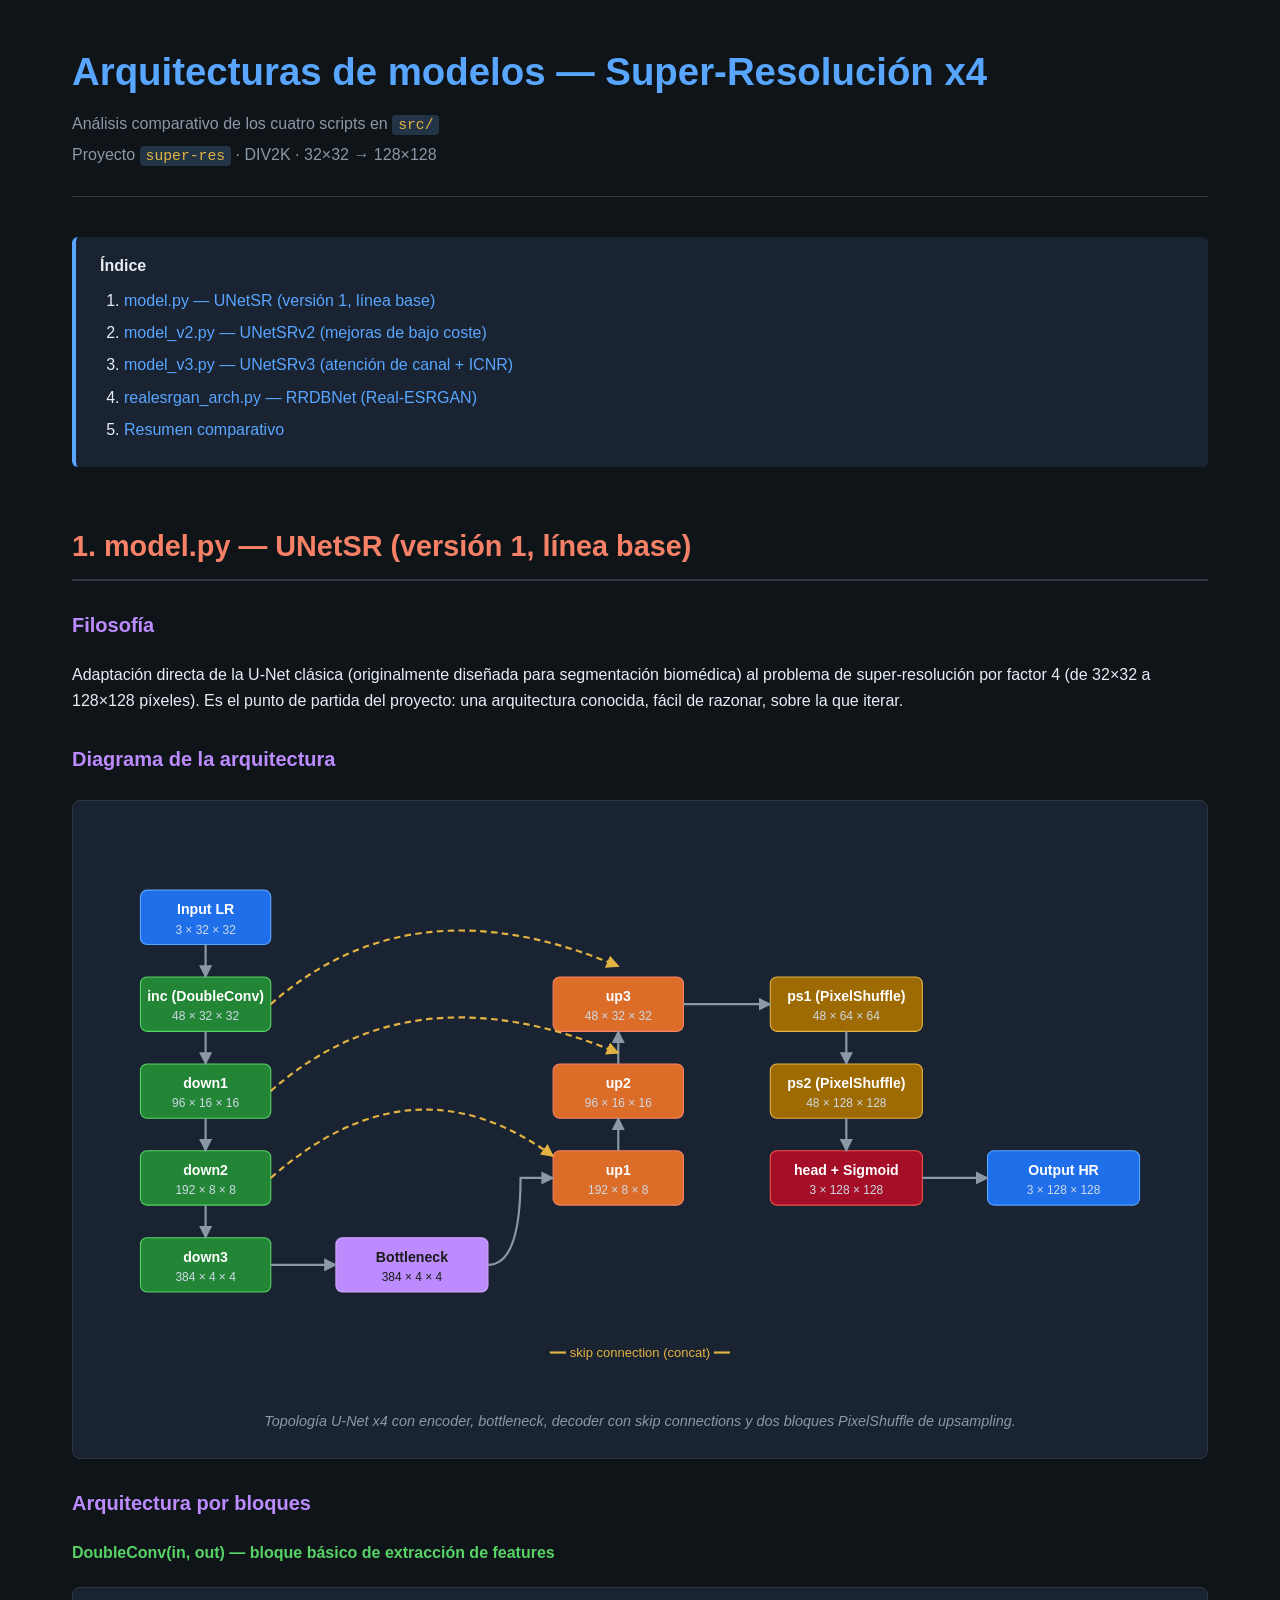
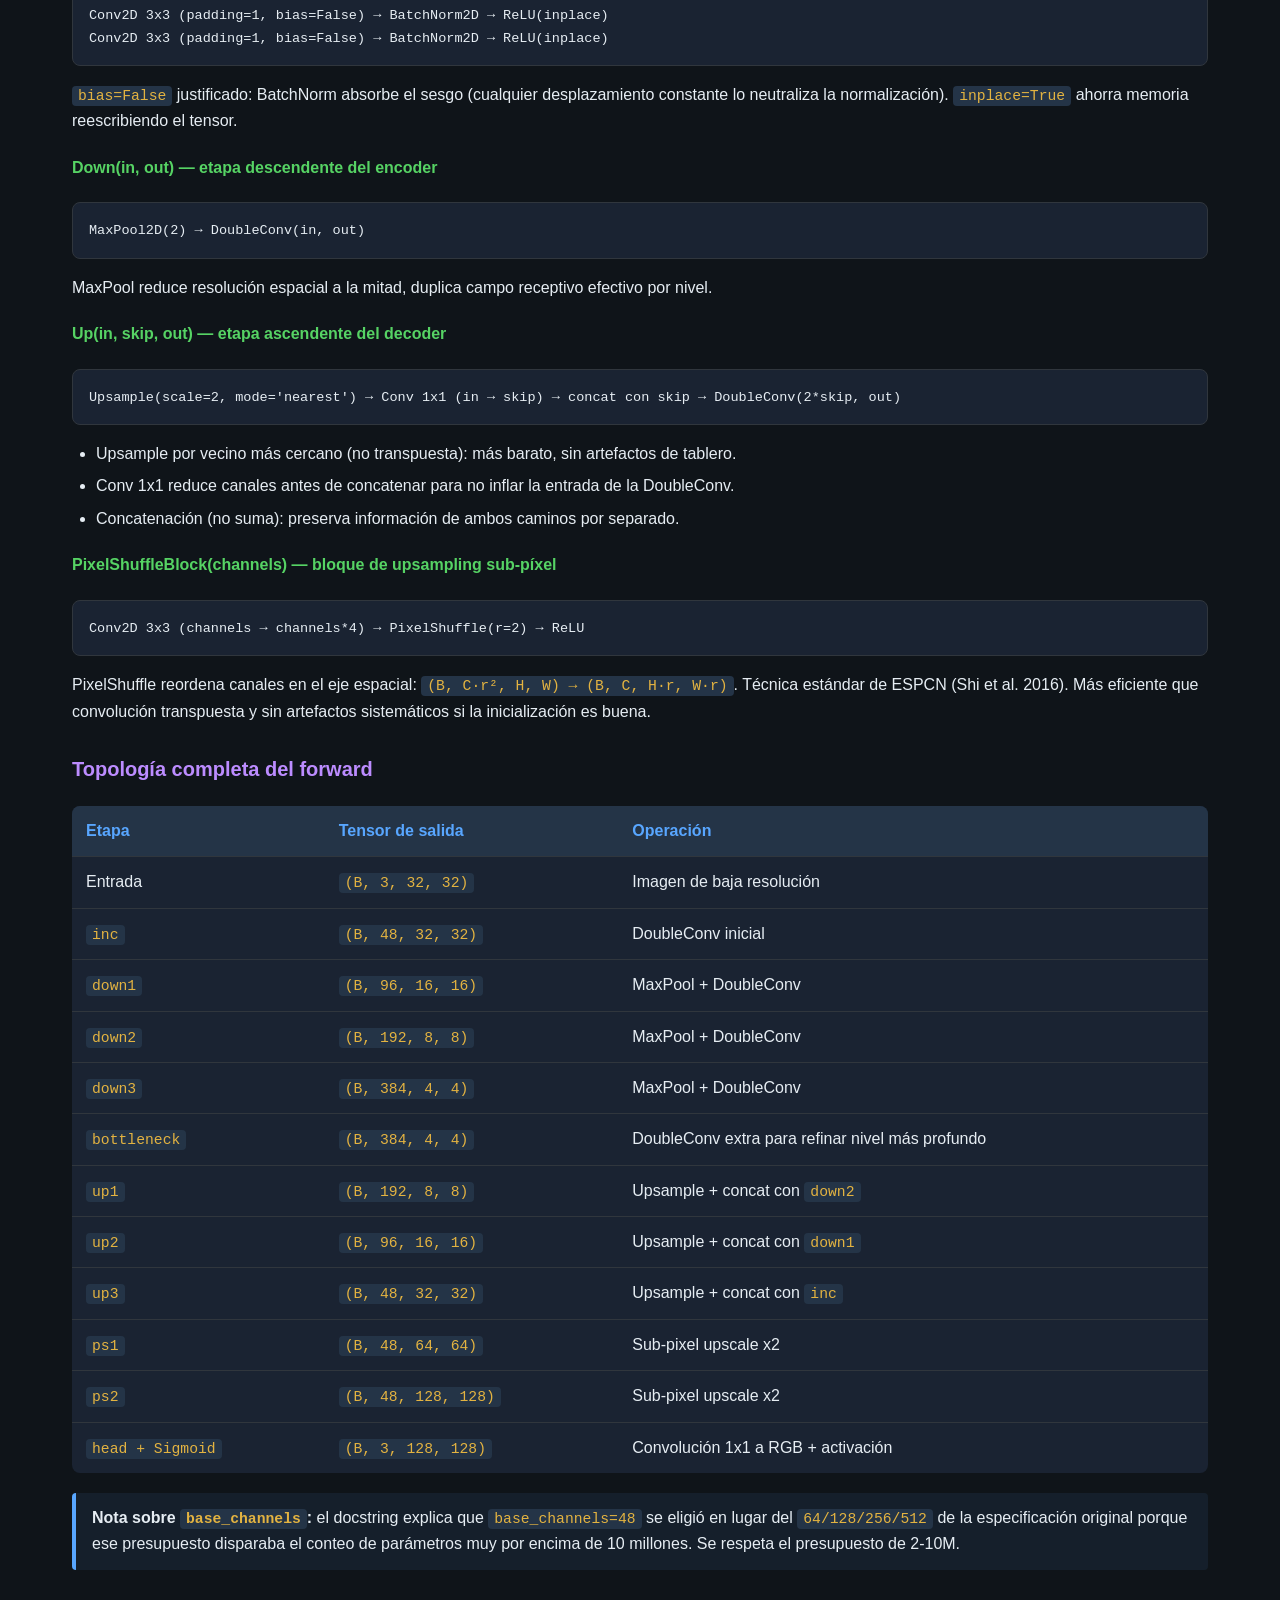
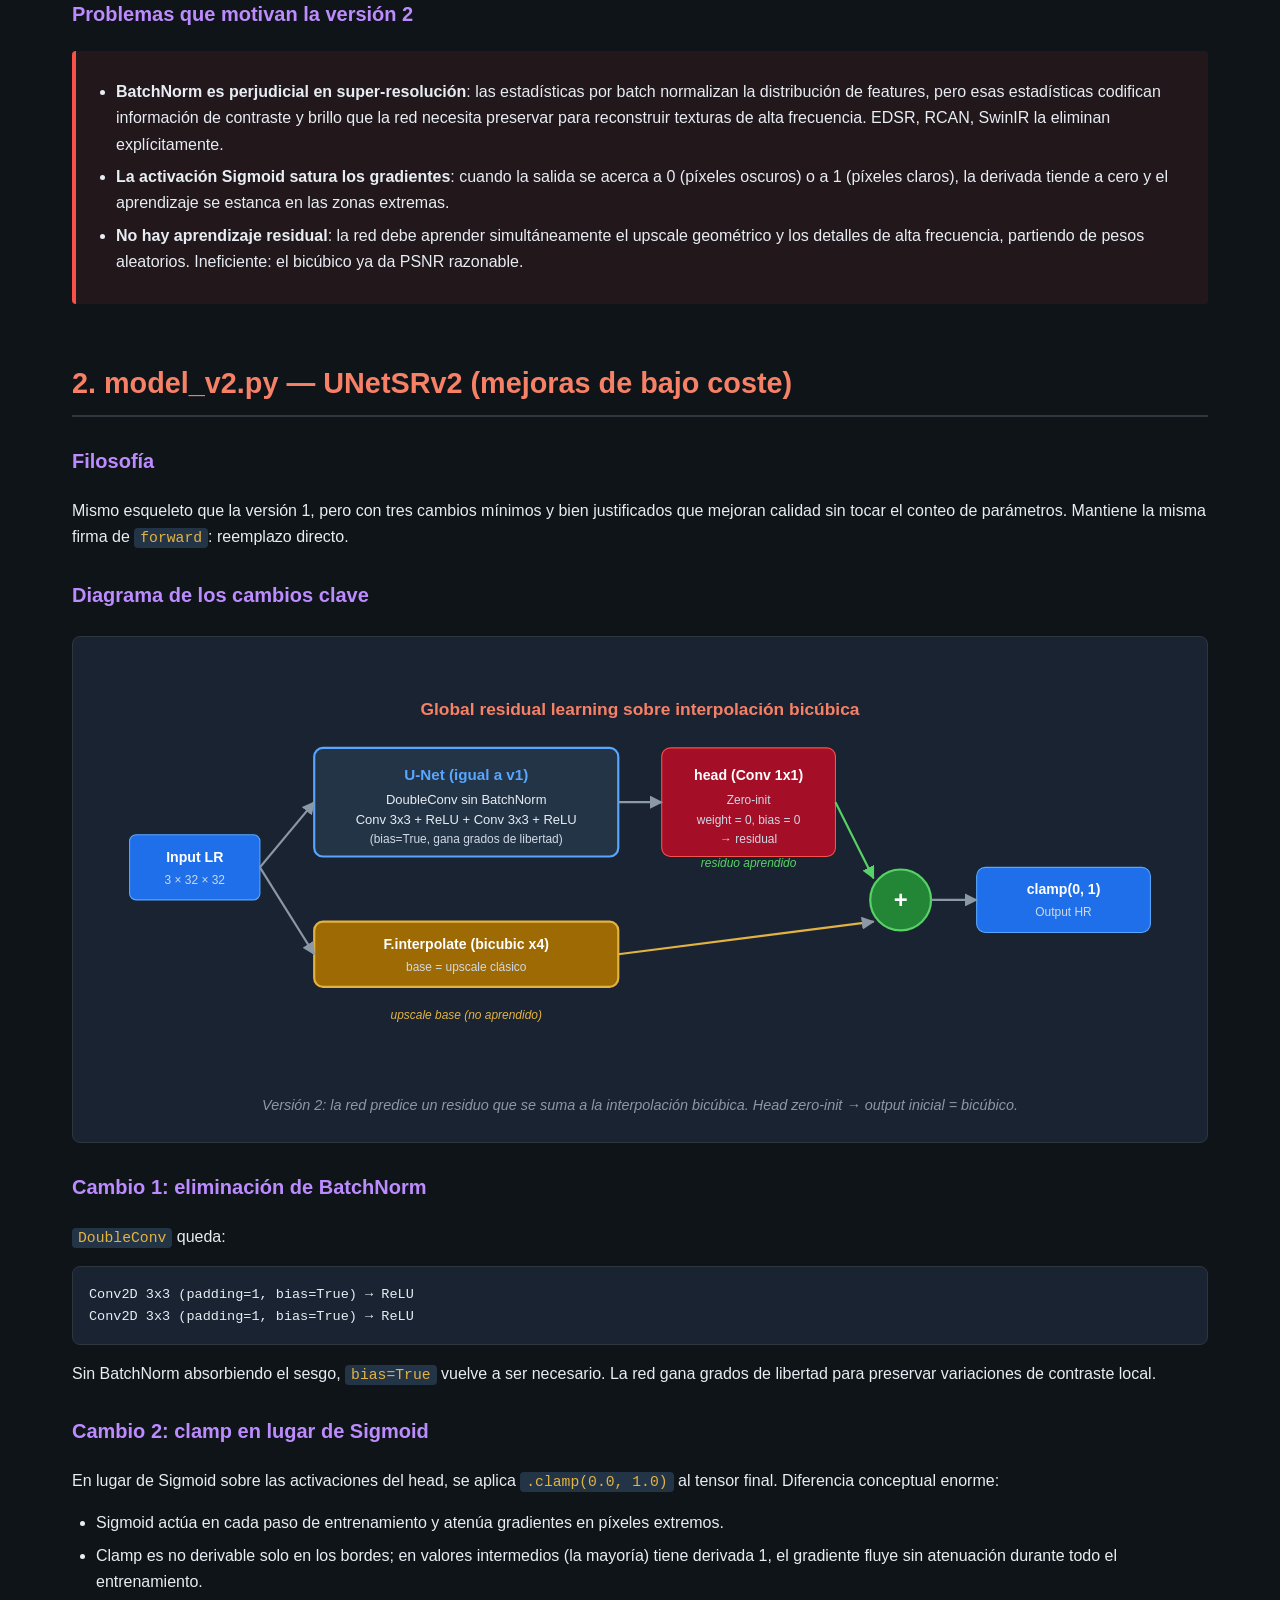
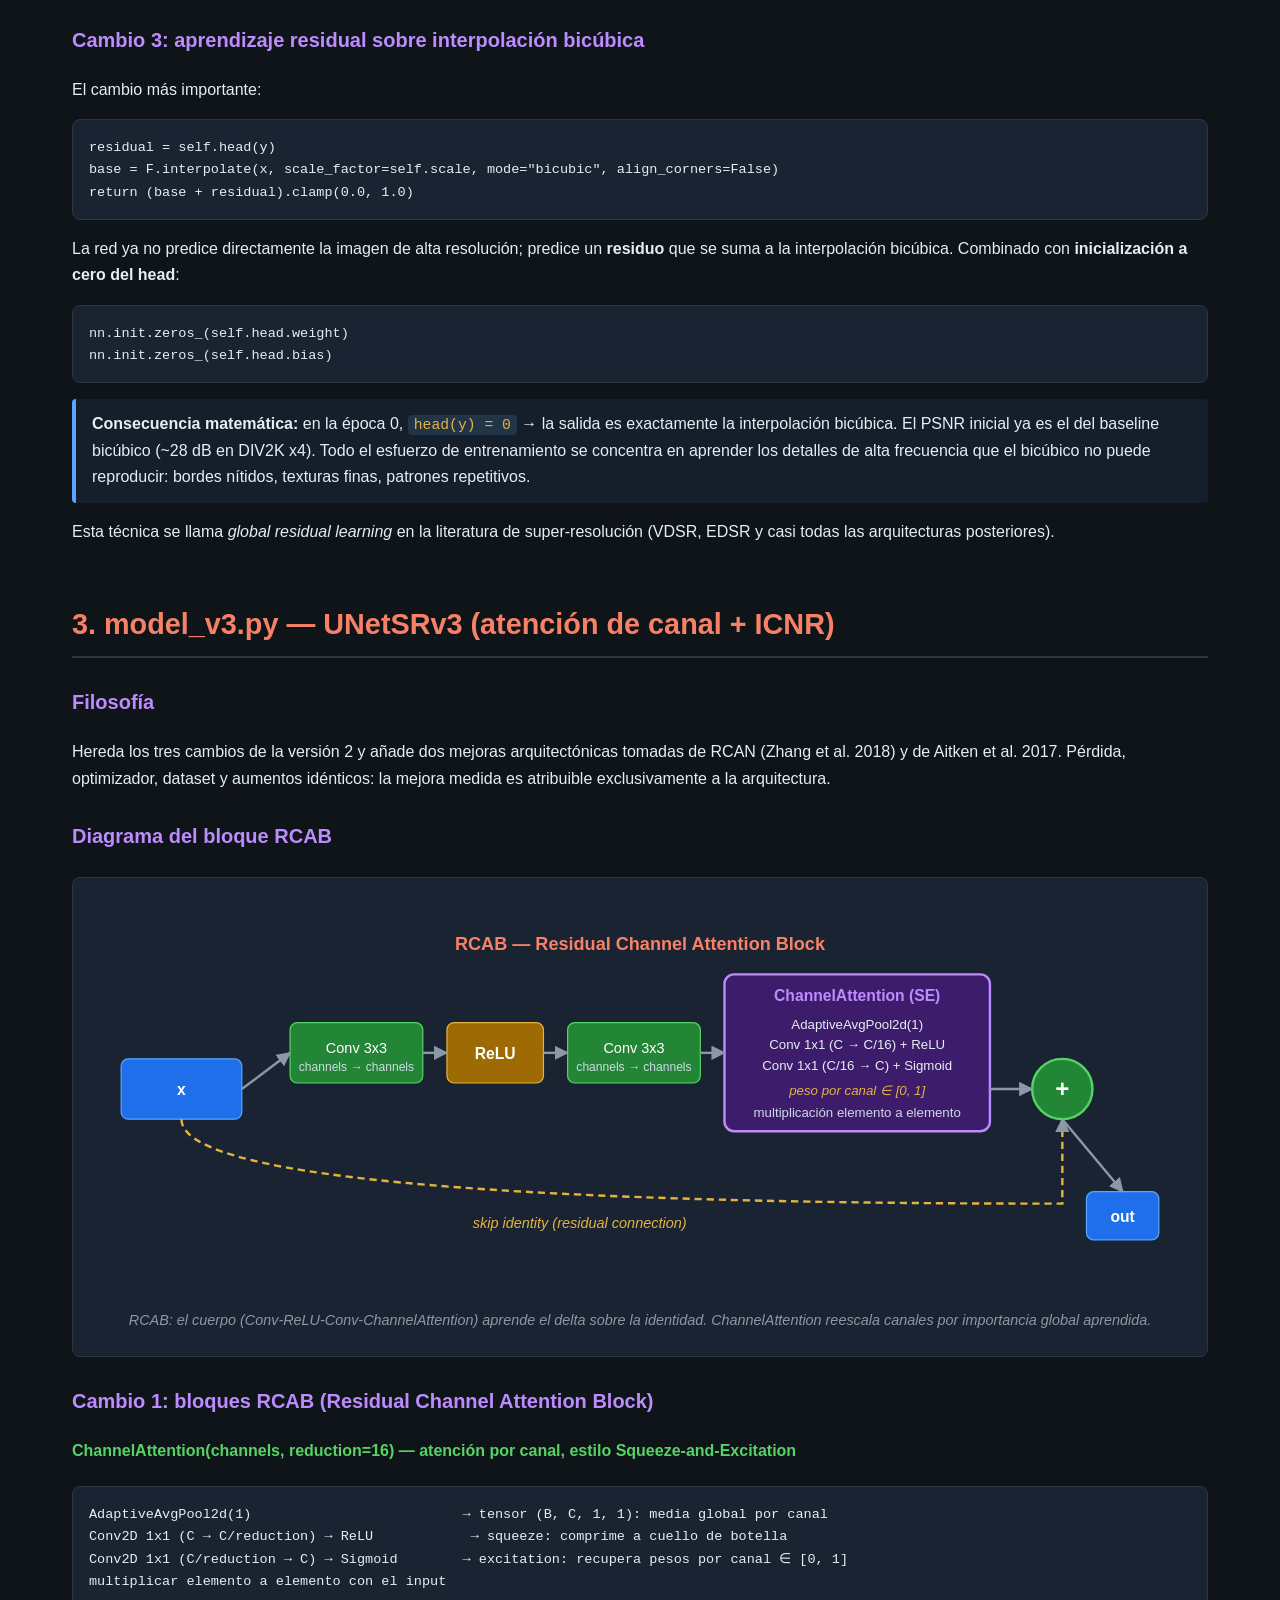
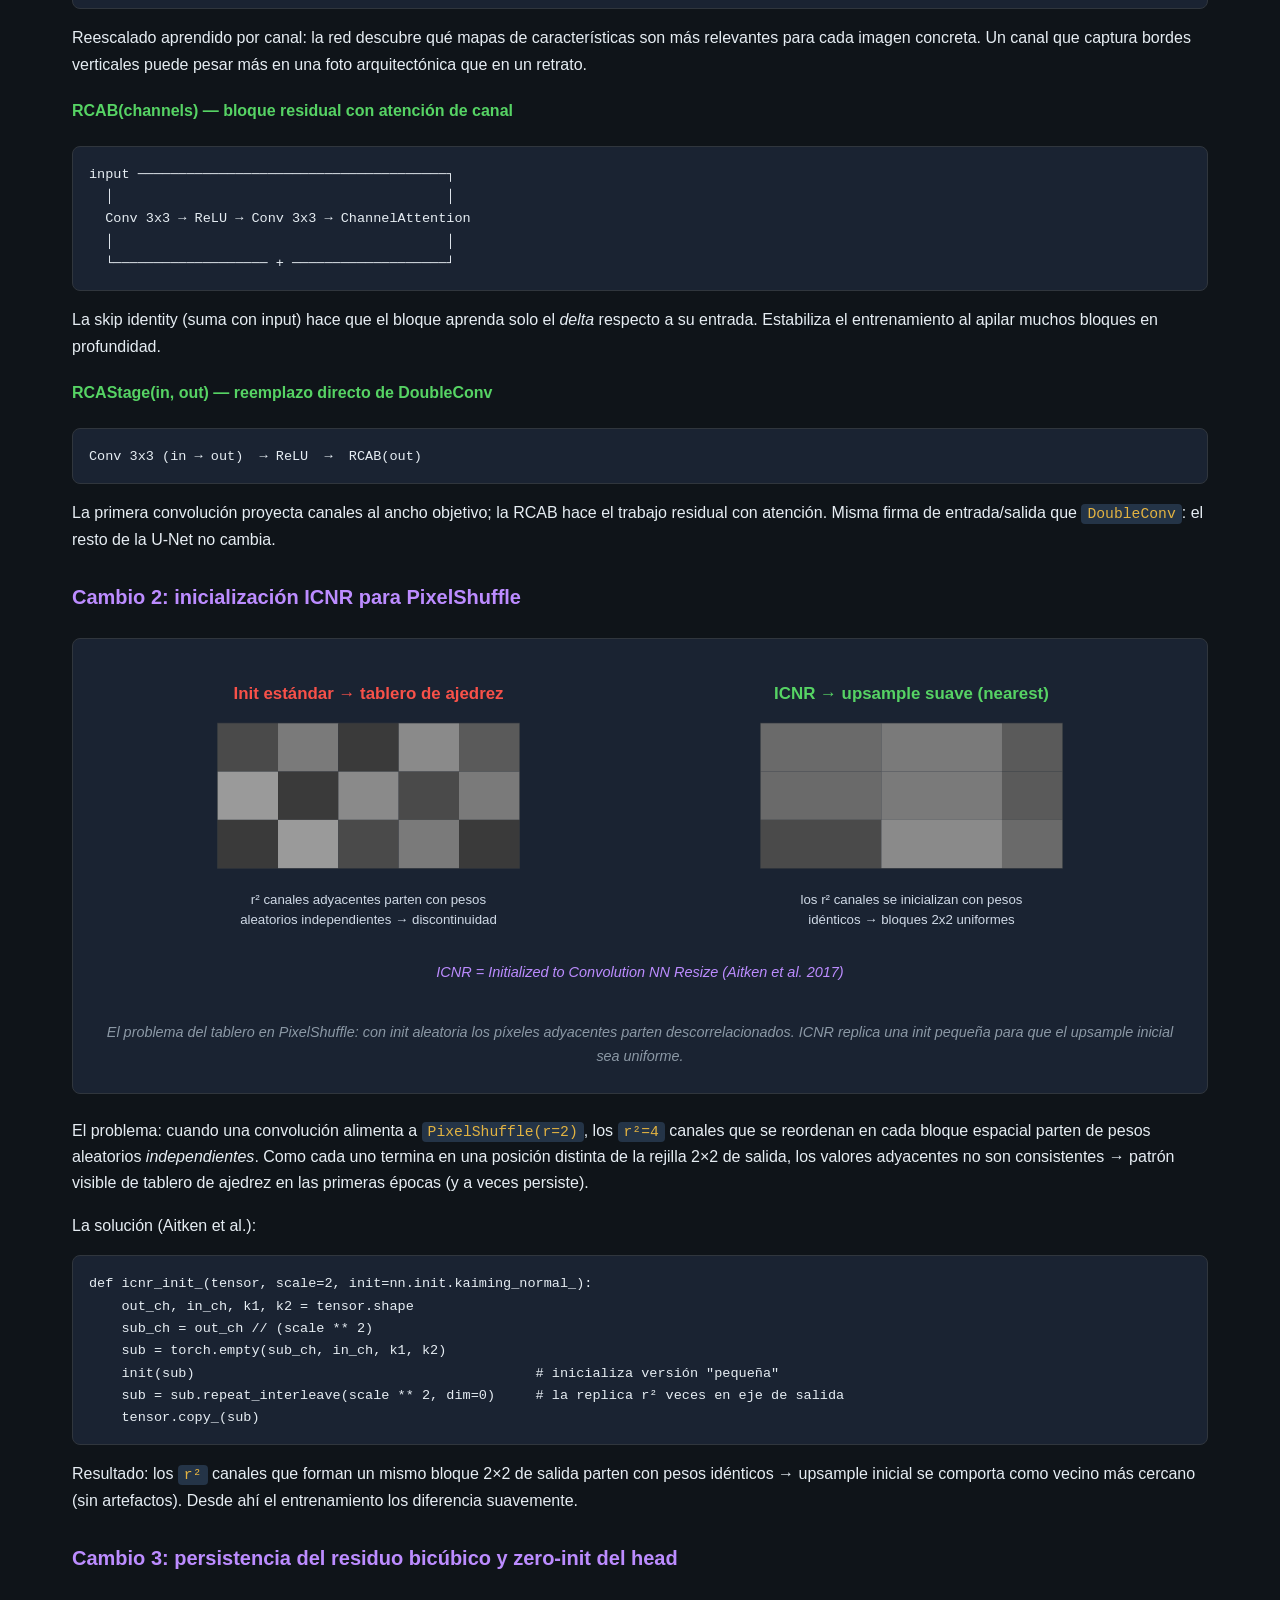
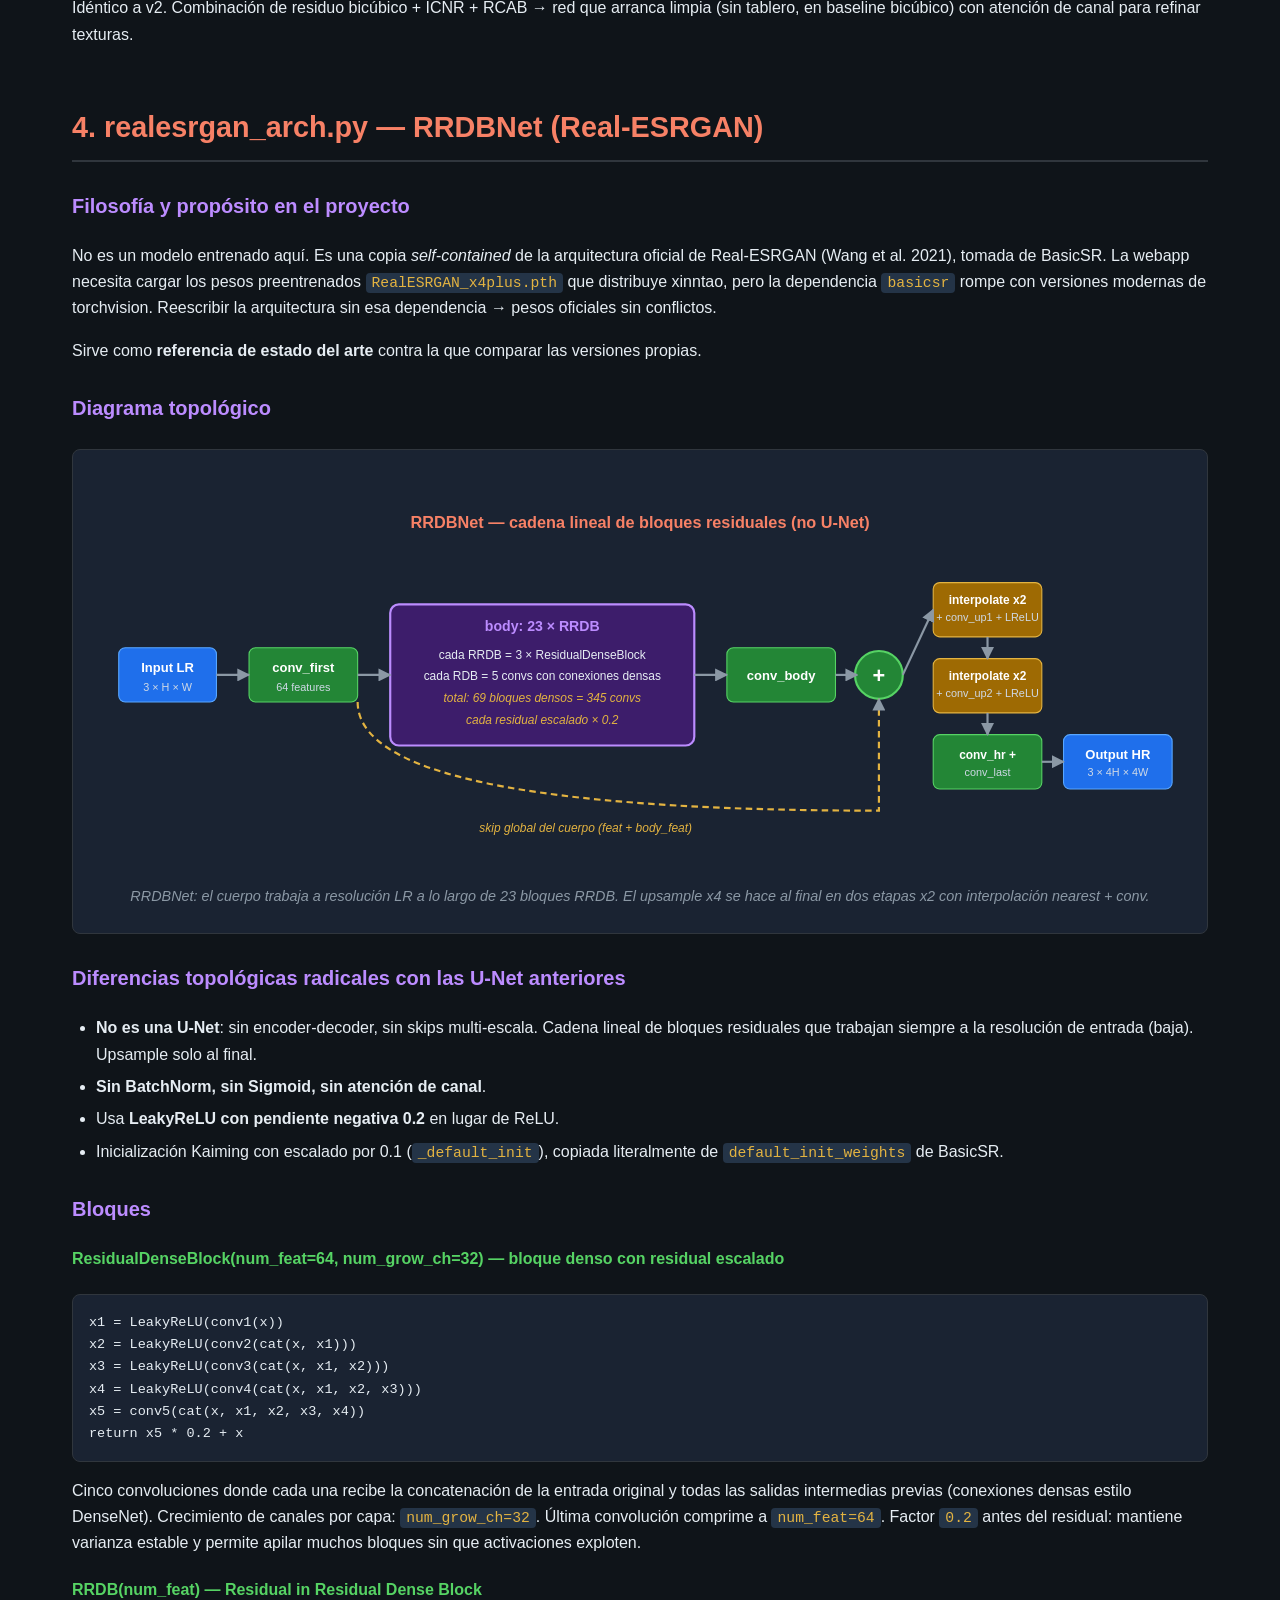
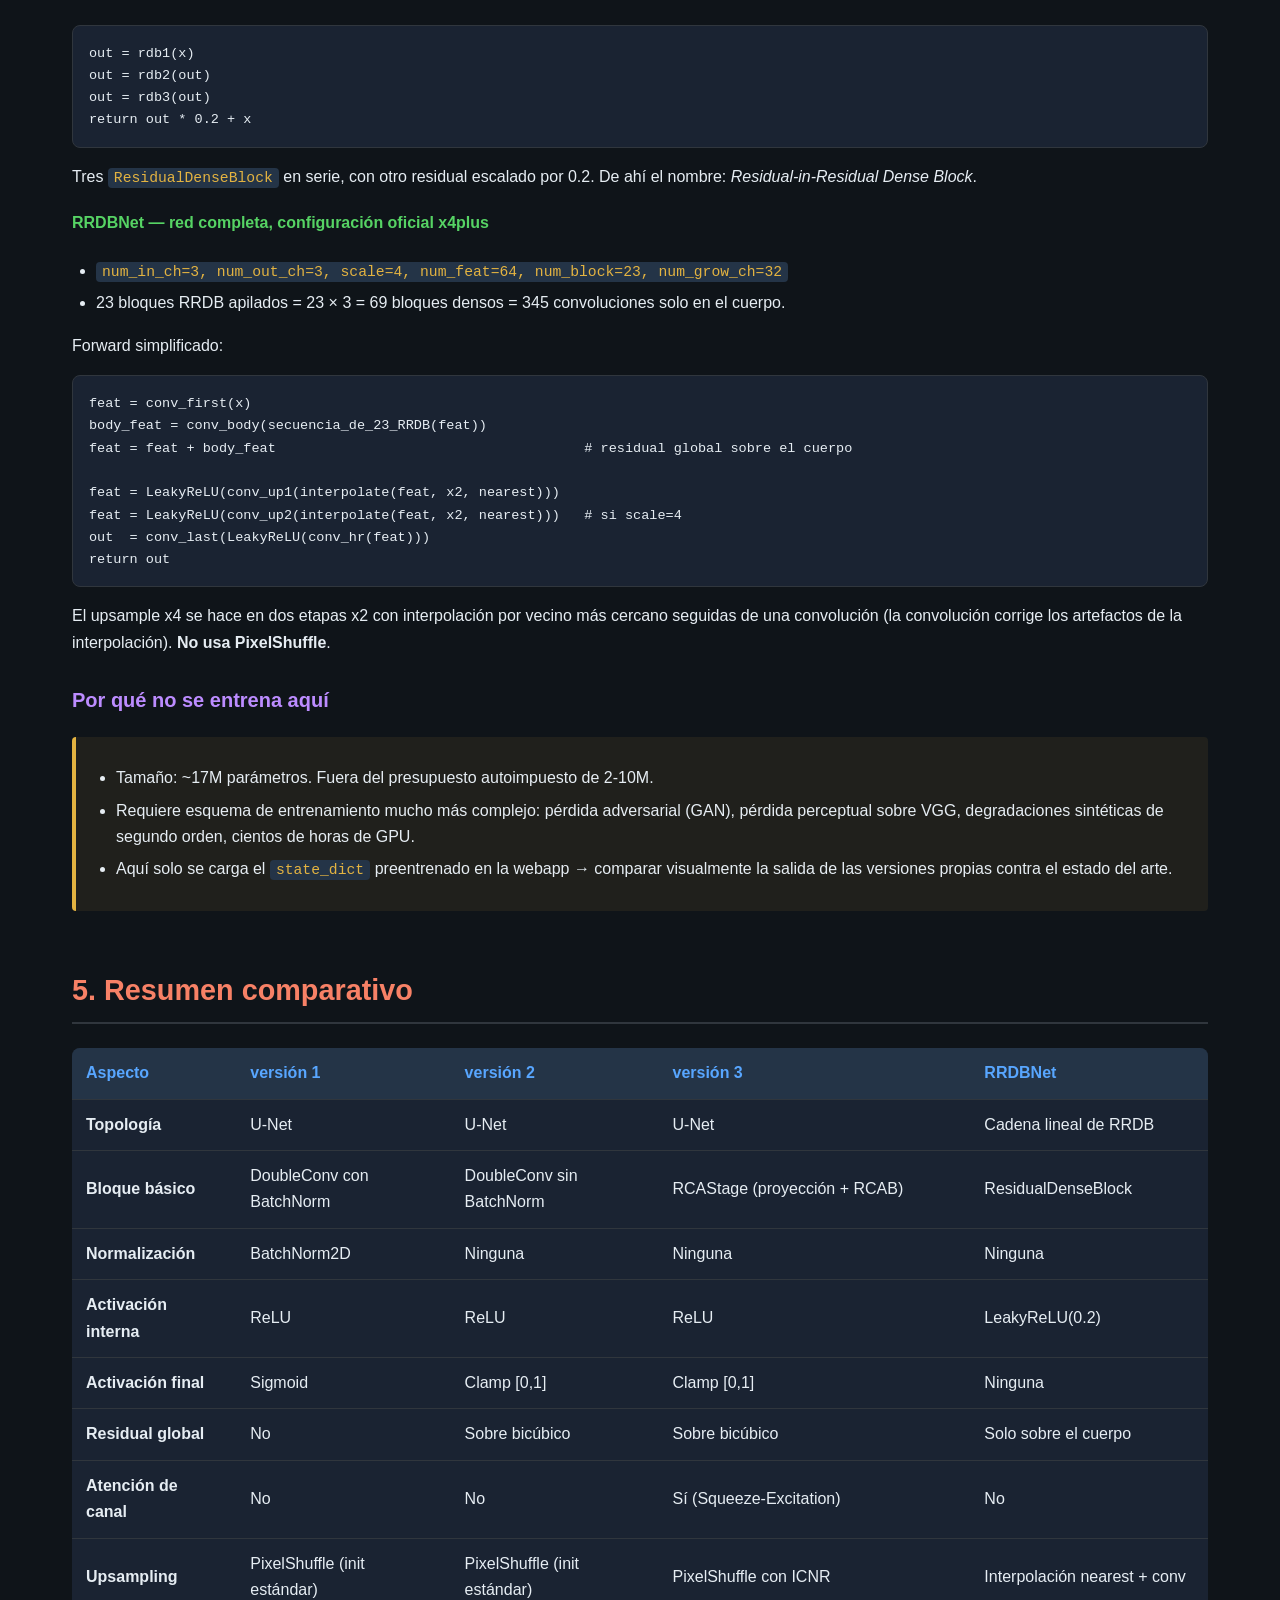
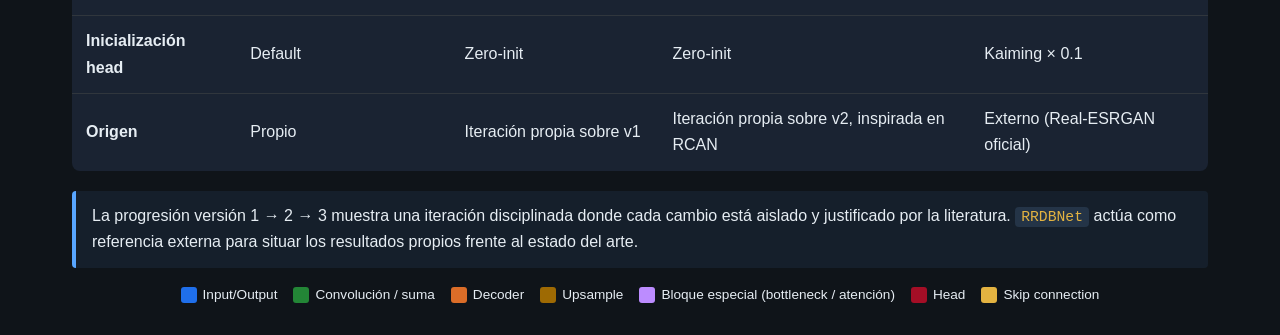
<file: arquitecturas_modelos.html>
<!DOCTYPE html>
<html lang="es">
<head>
<meta charset="UTF-8">
<meta name="viewport" content="width=device-width, initial-scale=1.0">
<title>Arquitecturas de modelos — Super-Resolución</title>
<style>
  :root {
    --bg: #0f1419;
    --panel: #1a2332;
    --panel-2: #243447;
    --text: #e6edf3;
    --muted: #8b98a5;
    --accent: #58a6ff;
    --accent-2: #f78166;
    --green: #56d364;
    --yellow: #e3b341;
    --red: #f85149;
    --purple: #bc8cff;
    --border: #30363d;
  }
  * { box-sizing: border-box; }
  body {
    margin: 0;
    font-family: -apple-system, BlinkMacSystemFont, "Segoe UI", Roboto, sans-serif;
    background: var(--bg);
    color: var(--text);
    line-height: 1.65;
  }
  .container { max-width: 1200px; margin: 0 auto; padding: 40px 32px; }
  header { border-bottom: 1px solid var(--border); padding-bottom: 24px; margin-bottom: 40px; }
  h1 { font-size: 2.4rem; margin: 0 0 8px; color: var(--accent); }
  header p { color: var(--muted); margin: 4px 0; }
  h2 {
    font-size: 1.8rem;
    color: var(--accent-2);
    border-bottom: 2px solid var(--border);
    padding-bottom: 8px;
    margin-top: 56px;
  }
  h3 { font-size: 1.25rem; color: var(--purple); margin-top: 28px; }
  h4 { color: var(--green); margin-top: 20px; }
  code, pre {
    font-family: "JetBrains Mono", "Fira Code", Consolas, monospace;
    font-size: 0.92em;
  }
  code {
    background: var(--panel-2);
    padding: 2px 6px;
    border-radius: 4px;
    color: var(--yellow);
  }
  pre {
    background: var(--panel);
    border: 1px solid var(--border);
    border-radius: 8px;
    padding: 16px;
    overflow-x: auto;
    line-height: 1.5;
  }
  pre code { background: transparent; padding: 0; color: var(--text); }
  table {
    width: 100%;
    border-collapse: collapse;
    margin: 20px 0;
    background: var(--panel);
    border-radius: 8px;
    overflow: hidden;
  }
  th, td {
    padding: 12px 14px;
    text-align: left;
    border-bottom: 1px solid var(--border);
  }
  th { background: var(--panel-2); color: var(--accent); font-weight: 600; }
  tr:last-child td { border-bottom: none; }
  tr:hover { background: var(--panel-2); }
  .diagram {
    background: var(--panel);
    border: 1px solid var(--border);
    border-radius: 8px;
    padding: 24px;
    margin: 24px 0;
    text-align: center;
    overflow-x: auto;
  }
  .diagram svg { max-width: 100%; height: auto; }
  .caption {
    color: var(--muted);
    font-size: 0.9rem;
    font-style: italic;
    margin-top: 12px;
  }
  .toc {
    background: var(--panel);
    border-left: 4px solid var(--accent);
    padding: 16px 24px;
    border-radius: 6px;
    margin-bottom: 40px;
  }
  .toc ol { margin: 8px 0; }
  .toc a { color: var(--accent); text-decoration: none; }
  .toc a:hover { text-decoration: underline; }
  .callout {
    background: rgba(88, 166, 255, 0.08);
    border-left: 4px solid var(--accent);
    padding: 12px 16px;
    border-radius: 4px;
    margin: 16px 0;
  }
  .callout.warn {
    background: rgba(227, 179, 65, 0.08);
    border-left-color: var(--yellow);
  }
  .callout.bad {
    background: rgba(248, 81, 73, 0.08);
    border-left-color: var(--red);
  }
  ul, ol { padding-left: 24px; }
  li { margin: 6px 0; }
  .legend {
    display: flex;
    flex-wrap: wrap;
    gap: 16px;
    justify-content: center;
    margin-top: 12px;
    font-size: 0.85rem;
  }
  .legend-item { display: flex; align-items: center; gap: 6px; }
  .legend-box { width: 16px; height: 16px; border-radius: 3px; }
</style>
</head>
<body>
<div class="container">

<header>
  <h1>Arquitecturas de modelos — Super-Resolución x4</h1>
  <p>Análisis comparativo de los cuatro scripts en <code>src/</code></p>
  <p>Proyecto <code>super-res</code> · DIV2K · 32×32 → 128×128</p>
</header>

<div class="toc">
  <strong>Índice</strong>
  <ol>
    <li><a href="#v1">model.py — UNetSR (versión 1, línea base)</a></li>
    <li><a href="#v2">model_v2.py — UNetSRv2 (mejoras de bajo coste)</a></li>
    <li><a href="#v3">model_v3.py — UNetSRv3 (atención de canal + ICNR)</a></li>
    <li><a href="#rrdb">realesrgan_arch.py — RRDBNet (Real-ESRGAN)</a></li>
    <li><a href="#resumen">Resumen comparativo</a></li>
  </ol>
</div>

<!-- ═══════════════════════════════════════════════════════════════════════ -->
<section id="v1">
<h2>1. model.py — UNetSR (versión 1, línea base)</h2>

<h3>Filosofía</h3>
<p>Adaptación directa de la U-Net clásica (originalmente diseñada para segmentación biomédica) al problema de super-resolución por factor 4 (de 32×32 a 128×128 píxeles). Es el punto de partida del proyecto: una arquitectura conocida, fácil de razonar, sobre la que iterar.</p>

<h3>Diagrama de la arquitectura</h3>
<div class="diagram">
<svg viewBox="0 0 1000 520" xmlns="http://www.w3.org/2000/svg">
  <defs>
    <marker id="arrow1" viewBox="0 0 10 10" refX="9" refY="5" markerWidth="6" markerHeight="6" orient="auto">
      <path d="M0,0 L10,5 L0,10 z" fill="#8b98a5"/>
    </marker>
    <marker id="arrowSkip" viewBox="0 0 10 10" refX="9" refY="5" markerWidth="6" markerHeight="6" orient="auto">
      <path d="M0,0 L10,5 L0,10 z" fill="#e3b341"/>
    </marker>
  </defs>

  <!-- Encoder column -->
  <rect x="40"  y="60"  width="120" height="50" rx="6" fill="#1f6feb" stroke="#58a6ff"/>
  <text x="100" y="82" text-anchor="middle" fill="#fff" font-size="13" font-weight="bold">Input LR</text>
  <text x="100" y="100" text-anchor="middle" fill="#cfd9e6" font-size="11">3 × 32 × 32</text>

  <rect x="40"  y="140" width="120" height="50" rx="6" fill="#238636" stroke="#56d364"/>
  <text x="100" y="162" text-anchor="middle" fill="#fff" font-size="13" font-weight="bold">inc (DoubleConv)</text>
  <text x="100" y="180" text-anchor="middle" fill="#cfd9e6" font-size="11">48 × 32 × 32</text>

  <rect x="40"  y="220" width="120" height="50" rx="6" fill="#238636" stroke="#56d364"/>
  <text x="100" y="242" text-anchor="middle" fill="#fff" font-size="13" font-weight="bold">down1</text>
  <text x="100" y="260" text-anchor="middle" fill="#cfd9e6" font-size="11">96 × 16 × 16</text>

  <rect x="40"  y="300" width="120" height="50" rx="6" fill="#238636" stroke="#56d364"/>
  <text x="100" y="322" text-anchor="middle" fill="#fff" font-size="13" font-weight="bold">down2</text>
  <text x="100" y="340" text-anchor="middle" fill="#cfd9e6" font-size="11">192 × 8 × 8</text>

  <rect x="40"  y="380" width="120" height="50" rx="6" fill="#238636" stroke="#56d364"/>
  <text x="100" y="402" text-anchor="middle" fill="#fff" font-size="13" font-weight="bold">down3</text>
  <text x="100" y="420" text-anchor="middle" fill="#cfd9e6" font-size="11">384 × 4 × 4</text>

  <!-- Bottleneck -->
  <rect x="220" y="380" width="140" height="50" rx="6" fill="#bc8cff" stroke="#d2a8ff"/>
  <text x="290" y="402" text-anchor="middle" fill="#1a1a1a" font-size="13" font-weight="bold">Bottleneck</text>
  <text x="290" y="420" text-anchor="middle" fill="#1a1a1a" font-size="11">384 × 4 × 4</text>

  <!-- Decoder column -->
  <rect x="420" y="300" width="120" height="50" rx="6" fill="#db6d28" stroke="#f78166"/>
  <text x="480" y="322" text-anchor="middle" fill="#fff" font-size="13" font-weight="bold">up1</text>
  <text x="480" y="340" text-anchor="middle" fill="#cfd9e6" font-size="11">192 × 8 × 8</text>

  <rect x="420" y="220" width="120" height="50" rx="6" fill="#db6d28" stroke="#f78166"/>
  <text x="480" y="242" text-anchor="middle" fill="#fff" font-size="13" font-weight="bold">up2</text>
  <text x="480" y="260" text-anchor="middle" fill="#cfd9e6" font-size="11">96 × 16 × 16</text>

  <rect x="420" y="140" width="120" height="50" rx="6" fill="#db6d28" stroke="#f78166"/>
  <text x="480" y="162" text-anchor="middle" fill="#fff" font-size="13" font-weight="bold">up3</text>
  <text x="480" y="180" text-anchor="middle" fill="#cfd9e6" font-size="11">48 × 32 × 32</text>

  <!-- Upscale column -->
  <rect x="620" y="140" width="140" height="50" rx="6" fill="#9e6a03" stroke="#e3b341"/>
  <text x="690" y="162" text-anchor="middle" fill="#fff" font-size="13" font-weight="bold">ps1 (PixelShuffle)</text>
  <text x="690" y="180" text-anchor="middle" fill="#cfd9e6" font-size="11">48 × 64 × 64</text>

  <rect x="620" y="220" width="140" height="50" rx="6" fill="#9e6a03" stroke="#e3b341"/>
  <text x="690" y="242" text-anchor="middle" fill="#fff" font-size="13" font-weight="bold">ps2 (PixelShuffle)</text>
  <text x="690" y="260" text-anchor="middle" fill="#cfd9e6" font-size="11">48 × 128 × 128</text>

  <rect x="620" y="300" width="140" height="50" rx="6" fill="#a40e26" stroke="#f85149"/>
  <text x="690" y="322" text-anchor="middle" fill="#fff" font-size="13" font-weight="bold">head + Sigmoid</text>
  <text x="690" y="340" text-anchor="middle" fill="#cfd9e6" font-size="11">3 × 128 × 128</text>

  <rect x="820" y="300" width="140" height="50" rx="6" fill="#1f6feb" stroke="#58a6ff"/>
  <text x="890" y="322" text-anchor="middle" fill="#fff" font-size="13" font-weight="bold">Output HR</text>
  <text x="890" y="340" text-anchor="middle" fill="#cfd9e6" font-size="11">3 × 128 × 128</text>

  <!-- Encoder arrows down -->
  <line x1="100" y1="110" x2="100" y2="140" stroke="#8b98a5" stroke-width="2" marker-end="url(#arrow1)"/>
  <line x1="100" y1="190" x2="100" y2="220" stroke="#8b98a5" stroke-width="2" marker-end="url(#arrow1)"/>
  <line x1="100" y1="270" x2="100" y2="300" stroke="#8b98a5" stroke-width="2" marker-end="url(#arrow1)"/>
  <line x1="100" y1="350" x2="100" y2="380" stroke="#8b98a5" stroke-width="2" marker-end="url(#arrow1)"/>

  <!-- down3 -> bottleneck -->
  <line x1="160" y1="405" x2="220" y2="405" stroke="#8b98a5" stroke-width="2" marker-end="url(#arrow1)"/>

  <!-- bottleneck -> up1 -->
  <path d="M 360 405 Q 390 405 390 325 L 420 325" stroke="#8b98a5" stroke-width="2" fill="none" marker-end="url(#arrow1)"/>

  <!-- Decoder up arrows -->
  <line x1="480" y1="300" x2="480" y2="270" stroke="#8b98a5" stroke-width="2" marker-end="url(#arrow1)"/>
  <line x1="480" y1="220" x2="480" y2="190" stroke="#8b98a5" stroke-width="2" marker-end="url(#arrow1)"/>

  <!-- up3 -> ps1 -->
  <line x1="540" y1="165" x2="620" y2="165" stroke="#8b98a5" stroke-width="2" marker-end="url(#arrow1)"/>
  <!-- ps1 -> ps2 -->
  <line x1="690" y1="190" x2="690" y2="220" stroke="#8b98a5" stroke-width="2" marker-end="url(#arrow1)"/>
  <!-- ps2 -> head -->
  <line x1="690" y1="270" x2="690" y2="300" stroke="#8b98a5" stroke-width="2" marker-end="url(#arrow1)"/>
  <!-- head -> output -->
  <line x1="760" y1="325" x2="820" y2="325" stroke="#8b98a5" stroke-width="2" marker-end="url(#arrow1)"/>

  <!-- Skip connections (yellow) -->
  <path d="M 160 165 Q 290 50 480 130" stroke="#e3b341" stroke-width="2" stroke-dasharray="6,4" fill="none" marker-end="url(#arrowSkip)"/>
  <path d="M 160 245 Q 290 130 480 210" stroke="#e3b341" stroke-width="2" stroke-dasharray="6,4" fill="none" marker-end="url(#arrowSkip)"/>
  <path d="M 160 325 Q 290 210 420 305" stroke="#e3b341" stroke-width="2" stroke-dasharray="6,4" fill="none" marker-end="url(#arrowSkip)"/>

  <!-- Legend -->
  <text x="500" y="490" text-anchor="middle" fill="#e3b341" font-size="12">━━ skip connection (concat)  ━━</text>
</svg>
<div class="caption">Topología U-Net x4 con encoder, bottleneck, decoder con skip connections y dos bloques PixelShuffle de upsampling.</div>
</div>

<h3>Arquitectura por bloques</h3>

<h4>DoubleConv(in, out) — bloque básico de extracción de features</h4>
<pre><code>Conv2D 3x3 (padding=1, bias=False) → BatchNorm2D → ReLU(inplace)
Conv2D 3x3 (padding=1, bias=False) → BatchNorm2D → ReLU(inplace)</code></pre>
<p><code>bias=False</code> justificado: BatchNorm absorbe el sesgo (cualquier desplazamiento constante lo neutraliza la normalización). <code>inplace=True</code> ahorra memoria reescribiendo el tensor.</p>

<h4>Down(in, out) — etapa descendente del encoder</h4>
<pre><code>MaxPool2D(2) → DoubleConv(in, out)</code></pre>
<p>MaxPool reduce resolución espacial a la mitad, duplica campo receptivo efectivo por nivel.</p>

<h4>Up(in, skip, out) — etapa ascendente del decoder</h4>
<pre><code>Upsample(scale=2, mode='nearest') → Conv 1x1 (in → skip) → concat con skip → DoubleConv(2*skip, out)</code></pre>
<ul>
  <li>Upsample por vecino más cercano (no transpuesta): más barato, sin artefactos de tablero.</li>
  <li>Conv 1x1 reduce canales antes de concatenar para no inflar la entrada de la DoubleConv.</li>
  <li>Concatenación (no suma): preserva información de ambos caminos por separado.</li>
</ul>

<h4>PixelShuffleBlock(channels) — bloque de upsampling sub-píxel</h4>
<pre><code>Conv2D 3x3 (channels → channels*4) → PixelShuffle(r=2) → ReLU</code></pre>
<p>PixelShuffle reordena canales en el eje espacial: <code>(B, C·r², H, W) → (B, C, H·r, W·r)</code>. Técnica estándar de ESPCN (Shi et al. 2016). Más eficiente que convolución transpuesta y sin artefactos sistemáticos si la inicialización es buena.</p>

<h3>Topología completa del forward</h3>
<table>
  <thead><tr><th>Etapa</th><th>Tensor de salida</th><th>Operación</th></tr></thead>
  <tbody>
    <tr><td>Entrada</td><td><code>(B, 3, 32, 32)</code></td><td>Imagen de baja resolución</td></tr>
    <tr><td><code>inc</code></td><td><code>(B, 48, 32, 32)</code></td><td>DoubleConv inicial</td></tr>
    <tr><td><code>down1</code></td><td><code>(B, 96, 16, 16)</code></td><td>MaxPool + DoubleConv</td></tr>
    <tr><td><code>down2</code></td><td><code>(B, 192, 8, 8)</code></td><td>MaxPool + DoubleConv</td></tr>
    <tr><td><code>down3</code></td><td><code>(B, 384, 4, 4)</code></td><td>MaxPool + DoubleConv</td></tr>
    <tr><td><code>bottleneck</code></td><td><code>(B, 384, 4, 4)</code></td><td>DoubleConv extra para refinar nivel más profundo</td></tr>
    <tr><td><code>up1</code></td><td><code>(B, 192, 8, 8)</code></td><td>Upsample + concat con <code>down2</code></td></tr>
    <tr><td><code>up2</code></td><td><code>(B, 96, 16, 16)</code></td><td>Upsample + concat con <code>down1</code></td></tr>
    <tr><td><code>up3</code></td><td><code>(B, 48, 32, 32)</code></td><td>Upsample + concat con <code>inc</code></td></tr>
    <tr><td><code>ps1</code></td><td><code>(B, 48, 64, 64)</code></td><td>Sub-pixel upscale x2</td></tr>
    <tr><td><code>ps2</code></td><td><code>(B, 48, 128, 128)</code></td><td>Sub-pixel upscale x2</td></tr>
    <tr><td><code>head + Sigmoid</code></td><td><code>(B, 3, 128, 128)</code></td><td>Convolución 1x1 a RGB + activación</td></tr>
  </tbody>
</table>

<div class="callout">
<strong>Nota sobre <code>base_channels</code>:</strong> el docstring explica que <code>base_channels=48</code> se eligió en lugar del <code>64/128/256/512</code> de la especificación original porque ese presupuesto disparaba el conteo de parámetros muy por encima de 10 millones. Se respeta el presupuesto de 2-10M.
</div>

<h3>Problemas que motivan la versión 2</h3>
<div class="callout bad">
<ul>
  <li><strong>BatchNorm es perjudicial en super-resolución</strong>: las estadísticas por batch normalizan la distribución de features, pero esas estadísticas codifican información de contraste y brillo que la red necesita preservar para reconstruir texturas de alta frecuencia. EDSR, RCAN, SwinIR la eliminan explícitamente.</li>
  <li><strong>La activación Sigmoid satura los gradientes</strong>: cuando la salida se acerca a 0 (píxeles oscuros) o a 1 (píxeles claros), la derivada tiende a cero y el aprendizaje se estanca en las zonas extremas.</li>
  <li><strong>No hay aprendizaje residual</strong>: la red debe aprender simultáneamente el upscale geométrico y los detalles de alta frecuencia, partiendo de pesos aleatorios. Ineficiente: el bicúbico ya da PSNR razonable.</li>
</ul>
</div>
</section>

<!-- ═══════════════════════════════════════════════════════════════════════ -->
<section id="v2">
<h2>2. model_v2.py — UNetSRv2 (mejoras de bajo coste)</h2>

<h3>Filosofía</h3>
<p>Mismo esqueleto que la versión 1, pero con tres cambios mínimos y bien justificados que mejoran calidad sin tocar el conteo de parámetros. Mantiene la misma firma de <code>forward</code>: reemplazo directo.</p>

<h3>Diagrama de los cambios clave</h3>
<div class="diagram">
<svg viewBox="0 0 1000 380" xmlns="http://www.w3.org/2000/svg">
  <defs>
    <marker id="arrow2" viewBox="0 0 10 10" refX="9" refY="5" markerWidth="6" markerHeight="6" orient="auto">
      <path d="M0,0 L10,5 L0,10 z" fill="#8b98a5"/>
    </marker>
    <marker id="arrowRes" viewBox="0 0 10 10" refX="9" refY="5" markerWidth="6" markerHeight="6" orient="auto">
      <path d="M0,0 L10,5 L0,10 z" fill="#56d364"/>
    </marker>
  </defs>

  <!-- Input -->
  <rect x="30" y="160" width="120" height="60" rx="6" fill="#1f6feb" stroke="#58a6ff"/>
  <text x="90" y="185" text-anchor="middle" fill="#fff" font-size="13" font-weight="bold">Input LR</text>
  <text x="90" y="205" text-anchor="middle" fill="#cfd9e6" font-size="11">3 × 32 × 32</text>

  <!-- U-Net body box -->
  <rect x="200" y="80" width="280" height="100" rx="8" fill="#243447" stroke="#58a6ff" stroke-width="2"/>
  <text x="340" y="110" text-anchor="middle" fill="#58a6ff" font-size="14" font-weight="bold">U-Net (igual a v1)</text>
  <text x="340" y="132" text-anchor="middle" fill="#e6edf3" font-size="12">DoubleConv sin BatchNorm</text>
  <text x="340" y="150" text-anchor="middle" fill="#e6edf3" font-size="12">Conv 3x3 + ReLU + Conv 3x3 + ReLU</text>
  <text x="340" y="168" text-anchor="middle" fill="#cfd9e6" font-size="11">(bias=True, gana grados de libertad)</text>

  <!-- Head -->
  <rect x="520" y="80" width="160" height="100" rx="8" fill="#a40e26" stroke="#f85149"/>
  <text x="600" y="110" text-anchor="middle" fill="#fff" font-size="13" font-weight="bold">head (Conv 1x1)</text>
  <text x="600" y="132" text-anchor="middle" fill="#cfd9e6" font-size="11">Zero-init</text>
  <text x="600" y="150" text-anchor="middle" fill="#cfd9e6" font-size="11">weight = 0, bias = 0</text>
  <text x="600" y="168" text-anchor="middle" fill="#cfd9e6" font-size="11">→ residual</text>

  <!-- Bicubic path -->
  <rect x="200" y="240" width="280" height="60" rx="8" fill="#9e6a03" stroke="#e3b341" stroke-width="2"/>
  <text x="340" y="265" text-anchor="middle" fill="#fff" font-size="13" font-weight="bold">F.interpolate (bicubic x4)</text>
  <text x="340" y="285" text-anchor="middle" fill="#cfd9e6" font-size="11">base = upscale clásico</text>

  <!-- Sum node -->
  <circle cx="740" cy="220" r="28" fill="#238636" stroke="#56d364" stroke-width="2"/>
  <text x="740" y="227" text-anchor="middle" fill="#fff" font-size="22" font-weight="bold">+</text>

  <!-- Clamp + output -->
  <rect x="810" y="190" width="160" height="60" rx="8" fill="#1f6feb" stroke="#58a6ff"/>
  <text x="890" y="215" text-anchor="middle" fill="#fff" font-size="13" font-weight="bold">clamp(0, 1)</text>
  <text x="890" y="235" text-anchor="middle" fill="#cfd9e6" font-size="11">Output HR</text>

  <!-- Arrows -->
  <line x1="150" y1="190" x2="200" y2="130" stroke="#8b98a5" stroke-width="2" marker-end="url(#arrow2)"/>
  <line x1="150" y1="190" x2="200" y2="270" stroke="#8b98a5" stroke-width="2" marker-end="url(#arrow2)"/>
  <line x1="480" y1="130" x2="520" y2="130" stroke="#8b98a5" stroke-width="2" marker-end="url(#arrow2)"/>
  <line x1="680" y1="130" x2="715" y2="200" stroke="#56d364" stroke-width="2" marker-end="url(#arrowRes)"/>
  <line x1="480" y1="270" x2="715" y2="240" stroke="#e3b341" stroke-width="2" marker-end="url(#arrow2)"/>
  <line x1="768" y1="220" x2="810" y2="220" stroke="#8b98a5" stroke-width="2" marker-end="url(#arrow2)"/>

  <!-- Labels -->
  <text x="600" y="190" text-anchor="middle" fill="#56d364" font-size="11" font-style="italic">residuo aprendido</text>
  <text x="340" y="330" text-anchor="middle" fill="#e3b341" font-size="11" font-style="italic">upscale base (no aprendido)</text>

  <text x="500" y="50" text-anchor="middle" fill="#f78166" font-size="16" font-weight="bold">Global residual learning sobre interpolación bicúbica</text>
</svg>
<div class="caption">Versión 2: la red predice un residuo que se suma a la interpolación bicúbica. Head zero-init → output inicial = bicúbico.</div>
</div>

<h3>Cambio 1: eliminación de BatchNorm</h3>
<p><code>DoubleConv</code> queda:</p>
<pre><code>Conv2D 3x3 (padding=1, bias=True) → ReLU
Conv2D 3x3 (padding=1, bias=True) → ReLU</code></pre>
<p>Sin BatchNorm absorbiendo el sesgo, <code>bias=True</code> vuelve a ser necesario. La red gana grados de libertad para preservar variaciones de contraste local.</p>

<h3>Cambio 2: clamp en lugar de Sigmoid</h3>
<p>En lugar de Sigmoid sobre las activaciones del head, se aplica <code>.clamp(0.0, 1.0)</code> al tensor final. Diferencia conceptual enorme:</p>
<ul>
  <li>Sigmoid actúa en cada paso de entrenamiento y atenúa gradientes en píxeles extremos.</li>
  <li>Clamp es no derivable solo en los bordes; en valores intermedios (la mayoría) tiene derivada 1, el gradiente fluye sin atenuación durante todo el entrenamiento.</li>
</ul>

<h3>Cambio 3: aprendizaje residual sobre interpolación bicúbica</h3>
<p>El cambio más importante:</p>
<pre><code>residual = self.head(y)
base = F.interpolate(x, scale_factor=self.scale, mode="bicubic", align_corners=False)
return (base + residual).clamp(0.0, 1.0)</code></pre>
<p>La red ya no predice directamente la imagen de alta resolución; predice un <strong>residuo</strong> que se suma a la interpolación bicúbica. Combinado con <strong>inicialización a cero del head</strong>:</p>
<pre><code>nn.init.zeros_(self.head.weight)
nn.init.zeros_(self.head.bias)</code></pre>
<div class="callout">
<strong>Consecuencia matemática:</strong> en la época 0, <code>head(y) = 0</code> → la salida es exactamente la interpolación bicúbica. El PSNR inicial ya es el del baseline bicúbico (~28 dB en DIV2K x4). Todo el esfuerzo de entrenamiento se concentra en aprender los detalles de alta frecuencia que el bicúbico no puede reproducir: bordes nítidos, texturas finas, patrones repetitivos.
</div>
<p>Esta técnica se llama <em>global residual learning</em> en la literatura de super-resolución (VDSR, EDSR y casi todas las arquitecturas posteriores).</p>
</section>

<!-- ═══════════════════════════════════════════════════════════════════════ -->
<section id="v3">
<h2>3. model_v3.py — UNetSRv3 (atención de canal + ICNR)</h2>

<h3>Filosofía</h3>
<p>Hereda los tres cambios de la versión 2 y añade dos mejoras arquitectónicas tomadas de RCAN (Zhang et al. 2018) y de Aitken et al. 2017. Pérdida, optimizador, dataset y aumentos idénticos: la mejora medida es atribuible exclusivamente a la arquitectura.</p>

<h3>Diagrama del bloque RCAB</h3>
<div class="diagram">
<svg viewBox="0 0 900 320" xmlns="http://www.w3.org/2000/svg">
  <defs>
    <marker id="arrow3" viewBox="0 0 10 10" refX="9" refY="5" markerWidth="6" markerHeight="6" orient="auto">
      <path d="M0,0 L10,5 L0,10 z" fill="#8b98a5"/>
    </marker>
  </defs>

  <!-- Input -->
  <rect x="20" y="130" width="100" height="50" rx="6" fill="#1f6feb" stroke="#58a6ff"/>
  <text x="70" y="160" text-anchor="middle" fill="#fff" font-size="13" font-weight="bold">x</text>

  <!-- Body -->
  <rect x="160" y="100" width="110" height="50" rx="6" fill="#238636" stroke="#56d364"/>
  <text x="215" y="125" text-anchor="middle" fill="#fff" font-size="12">Conv 3x3</text>
  <text x="215" y="140" text-anchor="middle" fill="#cfd9e6" font-size="10">channels → channels</text>

  <rect x="290" y="100" width="80" height="50" rx="6" fill="#9e6a03" stroke="#e3b341"/>
  <text x="330" y="130" text-anchor="middle" fill="#fff" font-size="13" font-weight="bold">ReLU</text>

  <rect x="390" y="100" width="110" height="50" rx="6" fill="#238636" stroke="#56d364"/>
  <text x="445" y="125" text-anchor="middle" fill="#fff" font-size="12">Conv 3x3</text>
  <text x="445" y="140" text-anchor="middle" fill="#cfd9e6" font-size="10">channels → channels</text>

  <!-- ChannelAttention block -->
  <rect x="520" y="60" width="220" height="130" rx="8" fill="#3d1d6b" stroke="#bc8cff" stroke-width="2"/>
  <text x="630" y="82" text-anchor="middle" fill="#bc8cff" font-size="13" font-weight="bold">ChannelAttention (SE)</text>
  <text x="630" y="105" text-anchor="middle" fill="#e6edf3" font-size="11">AdaptiveAvgPool2d(1)</text>
  <text x="630" y="122" text-anchor="middle" fill="#e6edf3" font-size="11">Conv 1x1 (C → C/16) + ReLU</text>
  <text x="630" y="139" text-anchor="middle" fill="#e6edf3" font-size="11">Conv 1x1 (C/16 → C) + Sigmoid</text>
  <text x="630" y="160" text-anchor="middle" fill="#e3b341" font-size="11" font-style="italic">peso por canal ∈ [0, 1]</text>
  <text x="630" y="178" text-anchor="middle" fill="#cfd9e6" font-size="11">multiplicación elemento a elemento</text>

  <!-- Sum -->
  <circle cx="800" cy="155" r="25" fill="#238636" stroke="#56d364" stroke-width="2"/>
  <text x="800" y="162" text-anchor="middle" fill="#fff" font-size="20" font-weight="bold">+</text>

  <!-- Output -->
  <rect x="820" y="240" width="60" height="40" rx="6" fill="#1f6feb" stroke="#58a6ff"/>
  <text x="850" y="265" text-anchor="middle" fill="#fff" font-size="13" font-weight="bold">out</text>

  <!-- Arrows -->
  <line x1="120" y1="155" x2="160" y2="125" stroke="#8b98a5" stroke-width="2" marker-end="url(#arrow3)"/>
  <line x1="270" y1="125" x2="290" y2="125" stroke="#8b98a5" stroke-width="2" marker-end="url(#arrow3)"/>
  <line x1="370" y1="125" x2="390" y2="125" stroke="#8b98a5" stroke-width="2" marker-end="url(#arrow3)"/>
  <line x1="500" y1="125" x2="520" y2="125" stroke="#8b98a5" stroke-width="2" marker-end="url(#arrow3)"/>
  <line x1="740" y1="155" x2="775" y2="155" stroke="#8b98a5" stroke-width="2" marker-end="url(#arrow3)"/>
  <line x1="800" y1="180" x2="850" y2="240" stroke="#8b98a5" stroke-width="2" marker-end="url(#arrow3)"/>

  <!-- Skip connection (identity) -->
  <path d="M 70 180 Q 70 250 800 250 L 800 180" stroke="#e3b341" stroke-width="2" stroke-dasharray="6,4" fill="none" marker-end="url(#arrow3)"/>
  <text x="400" y="270" text-anchor="middle" fill="#e3b341" font-size="12" font-style="italic">skip identity (residual connection)</text>

  <text x="450" y="40" text-anchor="middle" fill="#f78166" font-size="15" font-weight="bold">RCAB — Residual Channel Attention Block</text>
</svg>
<div class="caption">RCAB: el cuerpo (Conv-ReLU-Conv-ChannelAttention) aprende el delta sobre la identidad. ChannelAttention reescala canales por importancia global aprendida.</div>
</div>

<h3>Cambio 1: bloques RCAB (Residual Channel Attention Block)</h3>

<h4>ChannelAttention(channels, reduction=16) — atención por canal, estilo Squeeze-and-Excitation</h4>
<pre><code>AdaptiveAvgPool2d(1)                          → tensor (B, C, 1, 1): media global por canal
Conv2D 1x1 (C → C/reduction) → ReLU            → squeeze: comprime a cuello de botella
Conv2D 1x1 (C/reduction → C) → Sigmoid        → excitation: recupera pesos por canal ∈ [0, 1]
multiplicar elemento a elemento con el input</code></pre>
<p>Reescalado aprendido por canal: la red descubre qué mapas de características son más relevantes para cada imagen concreta. Un canal que captura bordes verticales puede pesar más en una foto arquitectónica que en un retrato.</p>

<h4>RCAB(channels) — bloque residual con atención de canal</h4>
<pre><code>input ──────────────────────────────────────┐
  │                                         │
  Conv 3x3 → ReLU → Conv 3x3 → ChannelAttention
  │                                         │
  └─────────────────── + ───────────────────┘</code></pre>
<p>La skip identity (suma con input) hace que el bloque aprenda solo el <em>delta</em> respecto a su entrada. Estabiliza el entrenamiento al apilar muchos bloques en profundidad.</p>

<h4>RCAStage(in, out) — reemplazo directo de DoubleConv</h4>
<pre><code>Conv 3x3 (in → out)  → ReLU  →  RCAB(out)</code></pre>
<p>La primera convolución proyecta canales al ancho objetivo; la RCAB hace el trabajo residual con atención. Misma firma de entrada/salida que <code>DoubleConv</code>: el resto de la U-Net no cambia.</p>

<h3>Cambio 2: inicialización ICNR para PixelShuffle</h3>
<div class="diagram">
<svg viewBox="0 0 900 280" xmlns="http://www.w3.org/2000/svg">
  <!-- Sin ICNR -->
  <text x="225" y="30" text-anchor="middle" fill="#f85149" font-size="14" font-weight="bold">Init estándar → tablero de ajedrez</text>
  <g transform="translate(100, 50)">
    <rect width="250" height="120" fill="#1a2332" stroke="#30363d"/>
    <!-- checkerboard -->
    <rect x="0" y="0" width="50" height="40" fill="#4a4a4a"/>
    <rect x="50" y="0" width="50" height="40" fill="#7a7a7a"/>
    <rect x="100" y="0" width="50" height="40" fill="#3a3a3a"/>
    <rect x="150" y="0" width="50" height="40" fill="#8a8a8a"/>
    <rect x="200" y="0" width="50" height="40" fill="#5a5a5a"/>
    <rect x="0" y="40" width="50" height="40" fill="#9a9a9a"/>
    <rect x="50" y="40" width="50" height="40" fill="#3a3a3a"/>
    <rect x="100" y="40" width="50" height="40" fill="#8a8a8a"/>
    <rect x="150" y="40" width="50" height="40" fill="#4a4a4a"/>
    <rect x="200" y="40" width="50" height="40" fill="#7a7a7a"/>
    <rect x="0" y="80" width="50" height="40" fill="#3a3a3a"/>
    <rect x="50" y="80" width="50" height="40" fill="#9a9a9a"/>
    <rect x="100" y="80" width="50" height="40" fill="#4a4a4a"/>
    <rect x="150" y="80" width="50" height="40" fill="#7a7a7a"/>
    <rect x="200" y="80" width="50" height="40" fill="#3a3a3a"/>
  </g>
  <text x="225" y="200" text-anchor="middle" fill="#cfd9e6" font-size="11">r² canales adyacentes parten con pesos</text>
  <text x="225" y="216" text-anchor="middle" fill="#cfd9e6" font-size="11">aleatorios independientes → discontinuidad</text>

  <!-- Con ICNR -->
  <text x="675" y="30" text-anchor="middle" fill="#56d364" font-size="14" font-weight="bold">ICNR → upsample suave (nearest)</text>
  <g transform="translate(550, 50)">
    <rect width="250" height="120" fill="#1a2332" stroke="#30363d"/>
    <rect x="0" y="0" width="100" height="40" fill="#6a6a6a"/>
    <rect x="100" y="0" width="100" height="40" fill="#7a7a7a"/>
    <rect x="200" y="0" width="50" height="40" fill="#5a5a5a"/>
    <rect x="0" y="40" width="100" height="40" fill="#6a6a6a"/>
    <rect x="100" y="40" width="100" height="40" fill="#7a7a7a"/>
    <rect x="200" y="40" width="50" height="40" fill="#5a5a5a"/>
    <rect x="0" y="80" width="100" height="40" fill="#4a4a4a"/>
    <rect x="100" y="80" width="100" height="40" fill="#8a8a8a"/>
    <rect x="200" y="80" width="50" height="40" fill="#6a6a6a"/>
  </g>
  <text x="675" y="200" text-anchor="middle" fill="#cfd9e6" font-size="11">los r² canales se inicializan con pesos</text>
  <text x="675" y="216" text-anchor="middle" fill="#cfd9e6" font-size="11">idénticos → bloques 2x2 uniformes</text>

  <text x="450" y="260" text-anchor="middle" fill="#bc8cff" font-size="12" font-style="italic">ICNR = Initialized to Convolution NN Resize (Aitken et al. 2017)</text>
</svg>
<div class="caption">El problema del tablero en PixelShuffle: con init aleatoria los píxeles adyacentes parten descorrelacionados. ICNR replica una init pequeña para que el upsample inicial sea uniforme.</div>
</div>

<p>El problema: cuando una convolución alimenta a <code>PixelShuffle(r=2)</code>, los <code>r²=4</code> canales que se reordenan en cada bloque espacial parten de pesos aleatorios <em>independientes</em>. Como cada uno termina en una posición distinta de la rejilla 2×2 de salida, los valores adyacentes no son consistentes → patrón visible de tablero de ajedrez en las primeras épocas (y a veces persiste).</p>

<p>La solución (Aitken et al.):</p>
<pre><code>def icnr_init_(tensor, scale=2, init=nn.init.kaiming_normal_):
    out_ch, in_ch, k1, k2 = tensor.shape
    sub_ch = out_ch // (scale ** 2)
    sub = torch.empty(sub_ch, in_ch, k1, k2)
    init(sub)                                          # inicializa versión "pequeña"
    sub = sub.repeat_interleave(scale ** 2, dim=0)     # la replica r² veces en eje de salida
    tensor.copy_(sub)</code></pre>
<p>Resultado: los <code>r²</code> canales que forman un mismo bloque 2×2 de salida parten con pesos idénticos → upsample inicial se comporta como vecino más cercano (sin artefactos). Desde ahí el entrenamiento los diferencia suavemente.</p>

<h3>Cambio 3: persistencia del residuo bicúbico y zero-init del head</h3>
<p>Idéntico a v2. Combinación de residuo bicúbico + ICNR + RCAB → red que arranca limpia (sin tablero, en baseline bicúbico) con atención de canal para refinar texturas.</p>
</section>

<!-- ═══════════════════════════════════════════════════════════════════════ -->
<section id="rrdb">
<h2>4. realesrgan_arch.py — RRDBNet (Real-ESRGAN)</h2>

<h3>Filosofía y propósito en el proyecto</h3>
<p>No es un modelo entrenado aquí. Es una copia <em>self-contained</em> de la arquitectura oficial de Real-ESRGAN (Wang et al. 2021), tomada de BasicSR. La webapp necesita cargar los pesos preentrenados <code>RealESRGAN_x4plus.pth</code> que distribuye xinntao, pero la dependencia <code>basicsr</code> rompe con versiones modernas de torchvision. Reescribir la arquitectura sin esa dependencia → pesos oficiales sin conflictos.</p>
<p>Sirve como <strong>referencia de estado del arte</strong> contra la que comparar las versiones propias.</p>

<h3>Diagrama topológico</h3>
<div class="diagram">
<svg viewBox="0 0 1000 360" xmlns="http://www.w3.org/2000/svg">
  <defs>
    <marker id="arrow4" viewBox="0 0 10 10" refX="9" refY="5" markerWidth="6" markerHeight="6" orient="auto">
      <path d="M0,0 L10,5 L0,10 z" fill="#8b98a5"/>
    </marker>
  </defs>

  <!-- Input -->
  <rect x="20" y="160" width="90" height="50" rx="6" fill="#1f6feb" stroke="#58a6ff"/>
  <text x="65" y="182" text-anchor="middle" fill="#fff" font-size="12" font-weight="bold">Input LR</text>
  <text x="65" y="200" text-anchor="middle" fill="#cfd9e6" font-size="10">3 × H × W</text>

  <!-- conv_first -->
  <rect x="140" y="160" width="100" height="50" rx="6" fill="#238636" stroke="#56d364"/>
  <text x="190" y="182" text-anchor="middle" fill="#fff" font-size="12" font-weight="bold">conv_first</text>
  <text x="190" y="200" text-anchor="middle" fill="#cfd9e6" font-size="10">64 features</text>

  <!-- Body: 23 RRDB -->
  <rect x="270" y="120" width="280" height="130" rx="8" fill="#3d1d6b" stroke="#bc8cff" stroke-width="2"/>
  <text x="410" y="145" text-anchor="middle" fill="#bc8cff" font-size="13" font-weight="bold">body: 23 × RRDB</text>
  <text x="410" y="170" text-anchor="middle" fill="#e6edf3" font-size="11">cada RRDB = 3 × ResidualDenseBlock</text>
  <text x="410" y="190" text-anchor="middle" fill="#e6edf3" font-size="11">cada RDB = 5 convs con conexiones densas</text>
  <text x="410" y="210" text-anchor="middle" fill="#e3b341" font-size="11" font-style="italic">total: 69 bloques densos = 345 convs</text>
  <text x="410" y="230" text-anchor="middle" fill="#e3b341" font-size="11" font-style="italic">cada residual escalado × 0.2</text>

  <!-- conv_body -->
  <rect x="580" y="160" width="100" height="50" rx="6" fill="#238636" stroke="#56d364"/>
  <text x="630" y="190" text-anchor="middle" fill="#fff" font-size="12" font-weight="bold">conv_body</text>

  <!-- Global residual sum -->
  <circle cx="720" cy="185" r="22" fill="#238636" stroke="#56d364" stroke-width="2"/>
  <text x="720" y="192" text-anchor="middle" fill="#fff" font-size="20" font-weight="bold">+</text>

  <!-- Upsample 1 -->
  <rect x="770" y="100" width="100" height="50" rx="6" fill="#9e6a03" stroke="#e3b341"/>
  <text x="820" y="120" text-anchor="middle" fill="#fff" font-size="11" font-weight="bold">interpolate x2</text>
  <text x="820" y="135" text-anchor="middle" fill="#cfd9e6" font-size="10">+ conv_up1 + LReLU</text>

  <!-- Upsample 2 -->
  <rect x="770" y="170" width="100" height="50" rx="6" fill="#9e6a03" stroke="#e3b341"/>
  <text x="820" y="190" text-anchor="middle" fill="#fff" font-size="11" font-weight="bold">interpolate x2</text>
  <text x="820" y="205" text-anchor="middle" fill="#cfd9e6" font-size="10">+ conv_up2 + LReLU</text>

  <!-- HR convs -->
  <rect x="770" y="240" width="100" height="50" rx="6" fill="#238636" stroke="#56d364"/>
  <text x="820" y="262" text-anchor="middle" fill="#fff" font-size="11" font-weight="bold">conv_hr +</text>
  <text x="820" y="278" text-anchor="middle" fill="#cfd9e6" font-size="10">conv_last</text>

  <!-- Output -->
  <rect x="890" y="240" width="100" height="50" rx="6" fill="#1f6feb" stroke="#58a6ff"/>
  <text x="940" y="262" text-anchor="middle" fill="#fff" font-size="12" font-weight="bold">Output HR</text>
  <text x="940" y="278" text-anchor="middle" fill="#cfd9e6" font-size="10">3 × 4H × 4W</text>

  <!-- Arrows -->
  <line x1="110" y1="185" x2="140" y2="185" stroke="#8b98a5" stroke-width="2" marker-end="url(#arrow4)"/>
  <line x1="240" y1="185" x2="270" y2="185" stroke="#8b98a5" stroke-width="2" marker-end="url(#arrow4)"/>
  <line x1="550" y1="185" x2="580" y2="185" stroke="#8b98a5" stroke-width="2" marker-end="url(#arrow4)"/>
  <line x1="680" y1="185" x2="700" y2="185" stroke="#8b98a5" stroke-width="2" marker-end="url(#arrow4)"/>
  <line x1="742" y1="185" x2="770" y2="125" stroke="#8b98a5" stroke-width="2" marker-end="url(#arrow4)"/>
  <line x1="820" y1="150" x2="820" y2="170" stroke="#8b98a5" stroke-width="2" marker-end="url(#arrow4)"/>
  <line x1="820" y1="220" x2="820" y2="240" stroke="#8b98a5" stroke-width="2" marker-end="url(#arrow4)"/>
  <line x1="870" y1="265" x2="890" y2="265" stroke="#8b98a5" stroke-width="2" marker-end="url(#arrow4)"/>

  <!-- Global skip -->
  <path d="M 240 210 Q 240 310 720 310 L 720 207" stroke="#e3b341" stroke-width="2" stroke-dasharray="6,4" fill="none" marker-end="url(#arrow4)"/>
  <text x="450" y="330" text-anchor="middle" fill="#e3b341" font-size="11" font-style="italic">skip global del cuerpo (feat + body_feat)</text>

  <text x="500" y="50" text-anchor="middle" fill="#f78166" font-size="15" font-weight="bold">RRDBNet — cadena lineal de bloques residuales (no U-Net)</text>
</svg>
<div class="caption">RRDBNet: el cuerpo trabaja a resolución LR a lo largo de 23 bloques RRDB. El upsample x4 se hace al final en dos etapas x2 con interpolación nearest + conv.</div>
</div>

<h3>Diferencias topológicas radicales con las U-Net anteriores</h3>
<ul>
  <li><strong>No es una U-Net</strong>: sin encoder-decoder, sin skips multi-escala. Cadena lineal de bloques residuales que trabajan siempre a la resolución de entrada (baja). Upsample solo al final.</li>
  <li><strong>Sin BatchNorm, sin Sigmoid, sin atención de canal</strong>.</li>
  <li>Usa <strong>LeakyReLU con pendiente negativa 0.2</strong> en lugar de ReLU.</li>
  <li>Inicialización Kaiming con escalado por 0.1 (<code>_default_init</code>), copiada literalmente de <code>default_init_weights</code> de BasicSR.</li>
</ul>

<h3>Bloques</h3>

<h4>ResidualDenseBlock(num_feat=64, num_grow_ch=32) — bloque denso con residual escalado</h4>
<pre><code>x1 = LeakyReLU(conv1(x))
x2 = LeakyReLU(conv2(cat(x, x1)))
x3 = LeakyReLU(conv3(cat(x, x1, x2)))
x4 = LeakyReLU(conv4(cat(x, x1, x2, x3)))
x5 = conv5(cat(x, x1, x2, x3, x4))
return x5 * 0.2 + x</code></pre>
<p>Cinco convoluciones donde cada una recibe la concatenación de la entrada original y todas las salidas intermedias previas (conexiones densas estilo DenseNet). Crecimiento de canales por capa: <code>num_grow_ch=32</code>. Última convolución comprime a <code>num_feat=64</code>. Factor <code>0.2</code> antes del residual: mantiene varianza estable y permite apilar muchos bloques sin que activaciones exploten.</p>

<h4>RRDB(num_feat) — Residual in Residual Dense Block</h4>
<pre><code>out = rdb1(x)
out = rdb2(out)
out = rdb3(out)
return out * 0.2 + x</code></pre>
<p>Tres <code>ResidualDenseBlock</code> en serie, con otro residual escalado por 0.2. De ahí el nombre: <em>Residual-in-Residual Dense Block</em>.</p>

<h4>RRDBNet — red completa, configuración oficial x4plus</h4>
<ul>
  <li><code>num_in_ch=3, num_out_ch=3, scale=4, num_feat=64, num_block=23, num_grow_ch=32</code></li>
  <li>23 bloques RRDB apilados = 23 × 3 = 69 bloques densos = 345 convoluciones solo en el cuerpo.</li>
</ul>
<p>Forward simplificado:</p>
<pre><code>feat = conv_first(x)
body_feat = conv_body(secuencia_de_23_RRDB(feat))
feat = feat + body_feat                                      # residual global sobre el cuerpo

feat = LeakyReLU(conv_up1(interpolate(feat, x2, nearest)))
feat = LeakyReLU(conv_up2(interpolate(feat, x2, nearest)))   # si scale=4
out  = conv_last(LeakyReLU(conv_hr(feat)))
return out</code></pre>
<p>El upsample x4 se hace en dos etapas x2 con interpolación por vecino más cercano seguidas de una convolución (la convolución corrige los artefactos de la interpolación). <strong>No usa PixelShuffle</strong>.</p>

<h3>Por qué no se entrena aquí</h3>
<div class="callout warn">
<ul>
  <li>Tamaño: ~17M parámetros. Fuera del presupuesto autoimpuesto de 2-10M.</li>
  <li>Requiere esquema de entrenamiento mucho más complejo: pérdida adversarial (GAN), pérdida perceptual sobre VGG, degradaciones sintéticas de segundo orden, cientos de horas de GPU.</li>
  <li>Aquí solo se carga el <code>state_dict</code> preentrenado en la webapp → comparar visualmente la salida de las versiones propias contra el estado del arte.</li>
</ul>
</div>
</section>

<!-- ═══════════════════════════════════════════════════════════════════════ -->
<section id="resumen">
<h2>5. Resumen comparativo</h2>

<table>
  <thead>
    <tr>
      <th>Aspecto</th>
      <th>versión 1</th>
      <th>versión 2</th>
      <th>versión 3</th>
      <th>RRDBNet</th>
    </tr>
  </thead>
  <tbody>
    <tr><td><strong>Topología</strong></td><td>U-Net</td><td>U-Net</td><td>U-Net</td><td>Cadena lineal de RRDB</td></tr>
    <tr><td><strong>Bloque básico</strong></td><td>DoubleConv con BatchNorm</td><td>DoubleConv sin BatchNorm</td><td>RCAStage (proyección + RCAB)</td><td>ResidualDenseBlock</td></tr>
    <tr><td><strong>Normalización</strong></td><td>BatchNorm2D</td><td>Ninguna</td><td>Ninguna</td><td>Ninguna</td></tr>
    <tr><td><strong>Activación interna</strong></td><td>ReLU</td><td>ReLU</td><td>ReLU</td><td>LeakyReLU(0.2)</td></tr>
    <tr><td><strong>Activación final</strong></td><td>Sigmoid</td><td>Clamp [0,1]</td><td>Clamp [0,1]</td><td>Ninguna</td></tr>
    <tr><td><strong>Residual global</strong></td><td>No</td><td>Sobre bicúbico</td><td>Sobre bicúbico</td><td>Solo sobre el cuerpo</td></tr>
    <tr><td><strong>Atención de canal</strong></td><td>No</td><td>No</td><td>Sí (Squeeze-Excitation)</td><td>No</td></tr>
    <tr><td><strong>Upsampling</strong></td><td>PixelShuffle (init estándar)</td><td>PixelShuffle (init estándar)</td><td>PixelShuffle con ICNR</td><td>Interpolación nearest + conv</td></tr>
    <tr><td><strong>Inicialización head</strong></td><td>Default</td><td>Zero-init</td><td>Zero-init</td><td>Kaiming × 0.1</td></tr>
    <tr><td><strong>Origen</strong></td><td>Propio</td><td>Iteración propia sobre v1</td><td>Iteración propia sobre v2, inspirada en RCAN</td><td>Externo (Real-ESRGAN oficial)</td></tr>
  </tbody>
</table>

<div class="callout">
La progresión versión 1 → 2 → 3 muestra una iteración disciplinada donde cada cambio está aislado y justificado por la literatura. <code>RRDBNet</code> actúa como referencia externa para situar los resultados propios frente al estado del arte.
</div>

<div class="legend">
  <div class="legend-item"><div class="legend-box" style="background:#1f6feb"></div>Input/Output</div>
  <div class="legend-item"><div class="legend-box" style="background:#238636"></div>Convolución / suma</div>
  <div class="legend-item"><div class="legend-box" style="background:#db6d28"></div>Decoder</div>
  <div class="legend-item"><div class="legend-box" style="background:#9e6a03"></div>Upsample</div>
  <div class="legend-item"><div class="legend-box" style="background:#bc8cff"></div>Bloque especial (bottleneck / atención)</div>
  <div class="legend-item"><div class="legend-box" style="background:#a40e26"></div>Head</div>
  <div class="legend-item"><div class="legend-box" style="background:#e3b341"></div>Skip connection</div>
</div>

</section>

</div>
</body>
</html>
</file>
